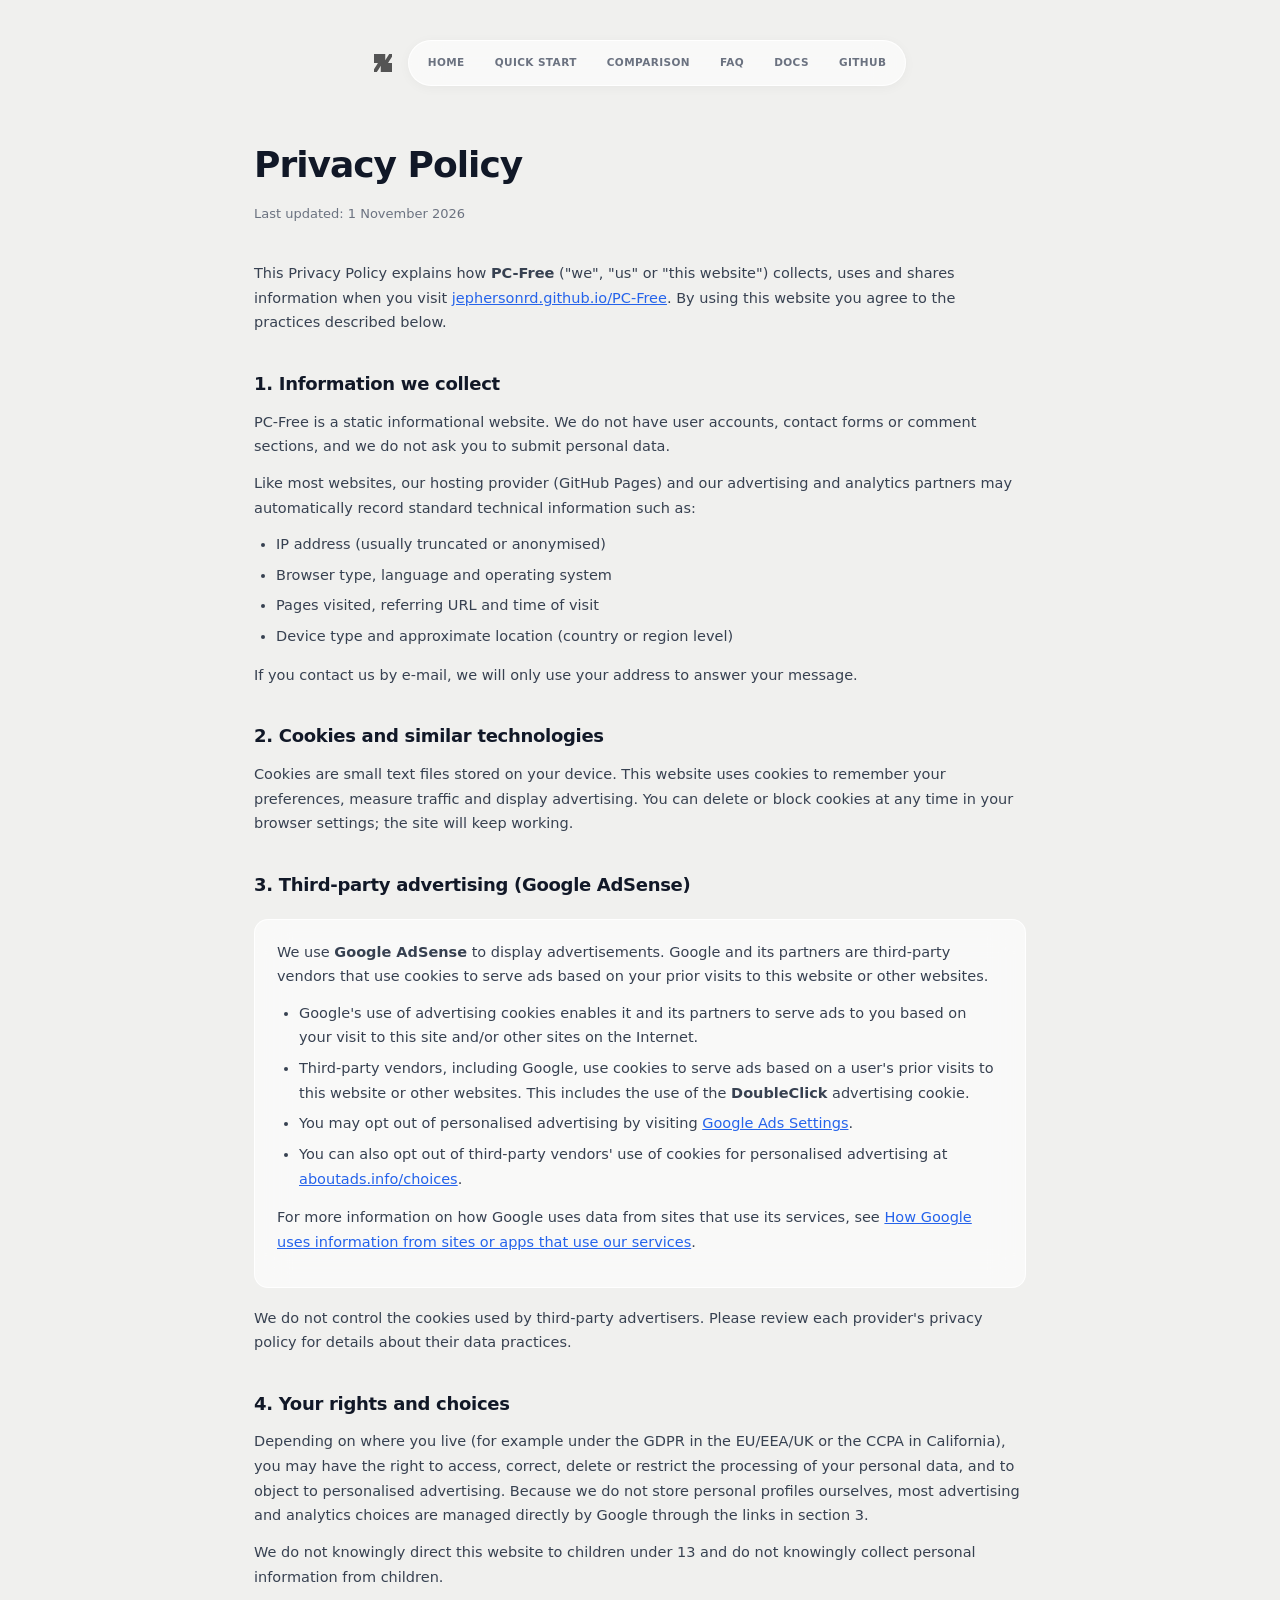
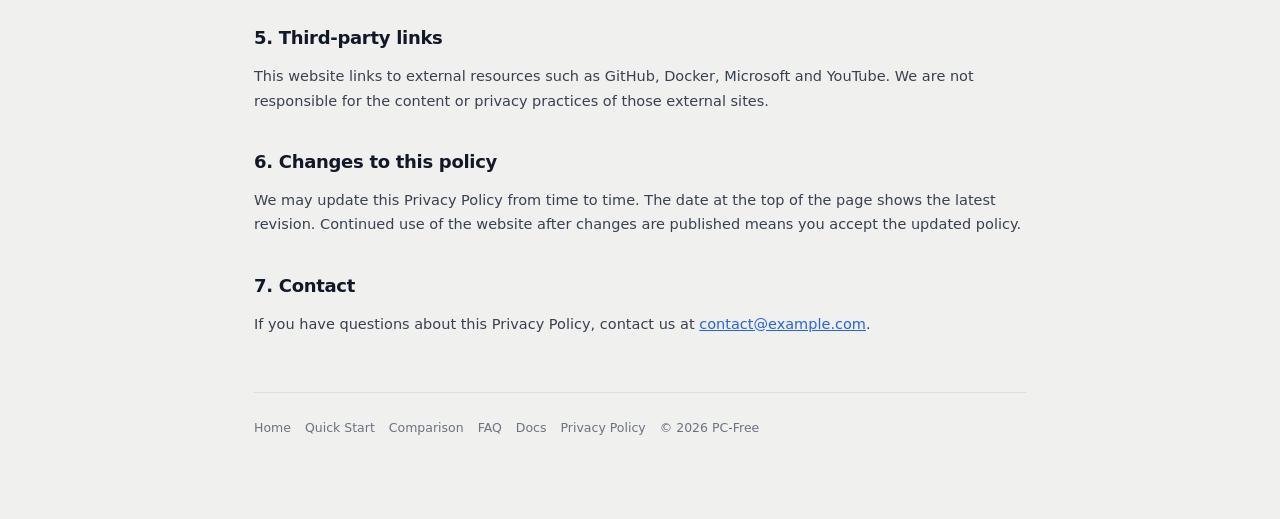
<file: privacy.html>
<!doctype html>
<html lang="en">
  <head>
    <meta charset="UTF-8" />
    <link rel="icon" href="favicon.svg" />
    <meta name="viewport" content="width=device-width, initial-scale=1.0" />
    <meta name="google-adsense-account" content="ca-pub-1809785313522754">
    <title>Privacy Policy | PC-Free</title>
    <meta name="description" content="Privacy policy for PC-Free. How we handle data, cookies, and third-party advertising including Google AdSense.">
    <link rel="canonical" href="https://jephersonrd.github.io/PC-Free/privacy.html">
    <meta name="robots" content="index, follow">
    <style>
      * { margin: 0; padding: 0; box-sizing: border-box; }
      body {
        font-family: system-ui, -apple-system, BlinkMacSystemFont, 'Segoe UI', Roboto, sans-serif;
        background: #f0f0ee;
        color: #111827;
        -webkit-font-smoothing: antialiased;
        line-height: 1.7;
      }
      .wrap { max-width: 820px; margin: 0 auto; padding: 40px 24px 80px; }

      .hero-nav {
        display: flex; align-items: center; justify-content: center;
        flex-wrap: wrap; gap: 16px; margin-bottom: 48px;
      }
      .logo-container { display: flex; align-items: center; }
      .nav-links-pill {
        display: flex; align-items: center; gap: 4px; flex-wrap: wrap;
        background: rgba(255, 255, 255, 0.6);
        border: 1px solid rgba(255, 255, 255, 0.9);
        border-radius: 100px; padding: 6px;
        backdrop-filter: blur(16px);
        box-shadow: 0 2px 12px rgba(0, 0, 0, 0.04);
      }
      .nav-link {
        font-family: 'Sora', system-ui, sans-serif;
        font-size: 10.5px; font-weight: 600; letter-spacing: 0.4px;
        color: #6b7280; text-decoration: none;
        padding: 7px 13px; border-radius: 100px;
        transition: color 0.18s, background 0.18s;
      }
      .nav-link:hover { color: #111827; background: rgba(0, 0, 0, 0.05); }
      .nav-link.active { color: #111827; background: #fff; box-shadow: 0 1px 4px rgba(0, 0, 0, 0.08); }

      h1 {
        font-family: 'Sora', system-ui, sans-serif;
        font-size: clamp(26px, 4vw, 36px);
        font-weight: 700; letter-spacing: -1px; margin-bottom: 8px;
      }
      .updated { font-size: 13px; color: #6b7280; margin-bottom: 36px; }

      h2 {
        font-family: 'Sora', system-ui, sans-serif;
        font-size: 18px; font-weight: 600; letter-spacing: -0.3px;
        margin: 34px 0 10px;
      }
      p, li { font-size: 14.5px; color: #374151; }
      p { margin-bottom: 12px; }
      ul { margin: 0 0 14px 22px; }
      li { margin-bottom: 6px; }
      a { color: #2563eb; }
      code {
        font-family: ui-monospace, monospace; font-size: 13px;
        background: rgba(0, 0, 0, 0.06); padding: 2px 5px; border-radius: 4px;
      }

      .card {
        background: rgba(255, 255, 255, 0.6);
        border: 1px solid rgba(255, 255, 255, 0.9);
        border-radius: 14px; padding: 20px 22px; margin: 18px 0;
        backdrop-filter: blur(16px);
      }

      footer {
        margin-top: 56px; padding-top: 24px;
        border-top: 1px solid rgba(0, 0, 0, 0.08);
        display: flex; flex-wrap: wrap; gap: 14px;
        font-size: 12.5px; color: #6b7280;
      }
      footer a { color: #6b7280; text-decoration: none; }
      footer a:hover { color: #111827; }

      @media (max-width: 520px) {
        .nav-links-pill { justify-content: center; }
      }
    </style>
  </head>
  <body>
    <div class="wrap">
      <nav class="hero-nav">
        <div class="logo-container">
          <svg width="18" height="18" viewBox="0 0 256 256" fill="none" xmlns="http://www.w3.org/2000/svg">
            <path fill="rgb(84, 84, 84)" d="M 160 88 L 194 34 L 216 0 L 256 0 L 256 40 L 221.5 93.5 L 200 128 L 256 128 L 256 256 L 96 256 L 96 168 L 64.246 220 L 40 256 L 0 256 L 0 216 L 34 162 L 56 128 L 0 128 L 0 0 L 160 0 Z" />
          </svg>
        </div>
        <div class="nav-links-pill">
          <a href="index.html" class="nav-link">HOME</a>
          <a href="quickstart.html" class="nav-link">QUICK START</a>
          <a href="Compare.html" class="nav-link">COMPARISON</a>
          <a href="faq.html" class="nav-link">FAQ</a>
          <a href="docs.html" class="nav-link">DOCS</a>
          <a href="https://github.com/jephersonRD/pc-free" class="nav-link" target="_blank" rel="noopener">GITHUB</a>
        </div>
      </nav>

      <h1>Privacy Policy</h1>
      <p class="updated">Last updated: <time datetime="2026-11-01">1 November 2026</time></p>

      <p>
        This Privacy Policy explains how <strong>PC-Free</strong> ("we", "us" or "this website")
        collects, uses and shares information when you visit
        <a href="https://jephersonrd.github.io/PC-Free/">jephersonrd.github.io/PC-Free</a>.
        By using this website you agree to the practices described below.
      </p>

      <h2>1. Information we collect</h2>
      <p>
        PC-Free is a static informational website. We do not have user accounts, contact forms
        or comment sections, and we do not ask you to submit personal data.
      </p>
      <p>
        Like most websites, our hosting provider (GitHub Pages) and our advertising and analytics
        partners may automatically record standard technical information such as:
      </p>
      <ul>
        <li>IP address (usually truncated or anonymised)</li>
        <li>Browser type, language and operating system</li>
        <li>Pages visited, referring URL and time of visit</li>
        <li>Device type and approximate location (country or region level)</li>
      </ul>
      <p>
        If you contact us by e-mail, we will only use your address to answer your message.
      </p>

      <h2>2. Cookies and similar technologies</h2>
      <p>
        Cookies are small text files stored on your device. This website uses cookies to
        remember your preferences, measure traffic and display advertising. You can delete or
        block cookies at any time in your browser settings; the site will keep working.
      </p>

      <h2>3. Third-party advertising (Google AdSense)</h2>
      <div class="card">
        <p>
          We use <strong>Google AdSense</strong> to display advertisements. Google and its partners
          are third-party vendors that use cookies to serve ads based on your prior visits to this
          website or other websites.
        </p>
        <ul>
          <li>
            Google's use of advertising cookies enables it and its partners to serve ads to you
            based on your visit to this site and/or other sites on the Internet.
          </li>
          <li>
            Third-party vendors, including Google, use cookies to serve ads based on a user's prior
            visits to this website or other websites. This includes the use of the
            <strong>DoubleClick</strong> advertising cookie.
          </li>
          <li>
            You may opt out of personalised advertising by visiting
            <a href="https://www.google.com/settings/ads" target="_blank" rel="noopener nofollow">Google Ads Settings</a>.
          </li>
          <li>
            You can also opt out of third-party vendors' use of cookies for personalised advertising at
            <a href="https://www.aboutads.info/choices/" target="_blank" rel="noopener nofollow">aboutads.info/choices</a>.
          </li>
        </ul>
        <p>
          For more information on how Google uses data from sites that use its services, see
          <a href="https://policies.google.com/technologies/partner-sites" target="_blank" rel="noopener nofollow">How Google uses information from sites or apps that use our services</a>.
        </p>
      </div>
      <p>
        We do not control the cookies used by third-party advertisers. Please review each provider's
        privacy policy for details about their data practices.
      </p>

      <h2>4. Your rights and choices</h2>
      <p>
        Depending on where you live (for example under the GDPR in the EU/EEA/UK or the CCPA in
        California), you may have the right to access, correct, delete or restrict the processing of
        your personal data, and to object to personalised advertising. Because we do not store
        personal profiles ourselves, most advertising and analytics choices are managed directly by
        Google through the links in section 3.
      </p>
      <p>
        We do not knowingly direct this website to children under 13 and do not knowingly collect
        personal information from children.
      </p>

      <h2>5. Third-party links</h2>
      <p>
        This website links to external resources such as GitHub, Docker, Microsoft and YouTube. We
        are not responsible for the content or privacy practices of those external sites.
      </p>

      <h2>6. Changes to this policy</h2>
      <p>
        We may update this Privacy Policy from time to time. The date at the top of the page shows the
        latest revision. Continued use of the website after changes are published means you accept the
        updated policy.
      </p>

      <h2>7. Contact</h2>
      <p>
        If you have questions about this Privacy Policy, contact us at
        <a href="mailto:contact@example.com">contact@example.com</a>.
      </p>

      <footer>
        <a href="index.html">Home</a>
        <a href="quickstart.html">Quick Start</a>
        <a href="Compare.html">Comparison</a>
        <a href="faq.html">FAQ</a>
        <a href="docs.html">Docs</a>
        <a href="privacy.html">Privacy Policy</a>
        <span>© 2026 PC-Free</span>
      </footer>
    </div>
  </body>
</html>
</file>
